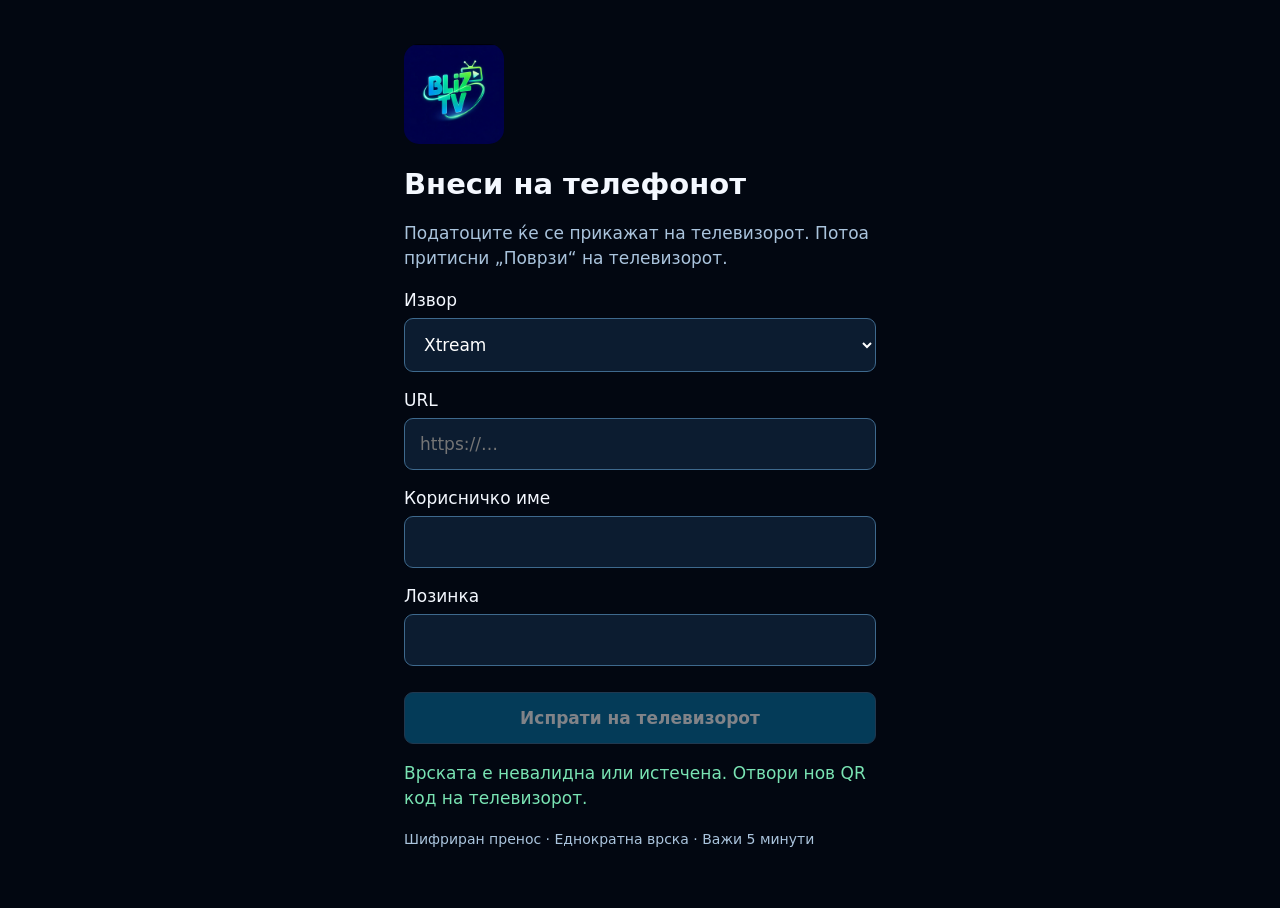
<file: pair.html>
<!doctype html><html lang="mk"><head><meta charset="utf-8"><meta name="viewport" content="width=device-width,initial-scale=1"><meta name="referrer" content="no-referrer"><meta http-equiv="Content-Security-Policy" content="default-src 'self'; connect-src https://noyvamodeyshwnpssvpf.supabase.co; script-src 'self'; style-src 'self'; img-src 'self'; form-action 'none'; base-uri 'none'; object-src 'none'"><title>BLiZ TV · Phone setup</title><link rel="stylesheet" href="pair-phone.css"></head><body><main><img src="pair-logo.jpg" alt="BLiZ TV"><h1 id="title">Внеси на телефонот</h1><p id="intro">Податоците ќе се прикажат на телевизорот. Потоа притисни „Поврзи“ на телевизорот.</p><form id="phoneForm" autocomplete="off" novalidate><label><span id="typeLabel">Извор</span><select id="type"><option value="xtream">Xtream</option><option value="m3u">M3U</option><option value="direct">Video URL</option></select></label><label>URL<input id="url" type="url" required placeholder="https://…" autocomplete="off" autocapitalize="none" spellcheck="false"></label><div id="credentials"><label><span id="userLabel">Корисничко име</span><input id="user" autocomplete="off" autocapitalize="none" spellcheck="false"></label><label><span id="passwordLabel">Лозинка</span><input id="password" type="password" autocomplete="off"></label></div><button id="send" type="submit">Испрати на телевизорот</button></form><p id="status" role="status" aria-live="polite"></p><p id="privacy">Шифриран пренос · Еднократна врска · Важи 5 минути</p></main><script src="pair-nacl.js"></script><script src="pair-codec.js"></script><script src="pair-config.js"></script><script src="pair-phone.js"></script></body></html>
</file>
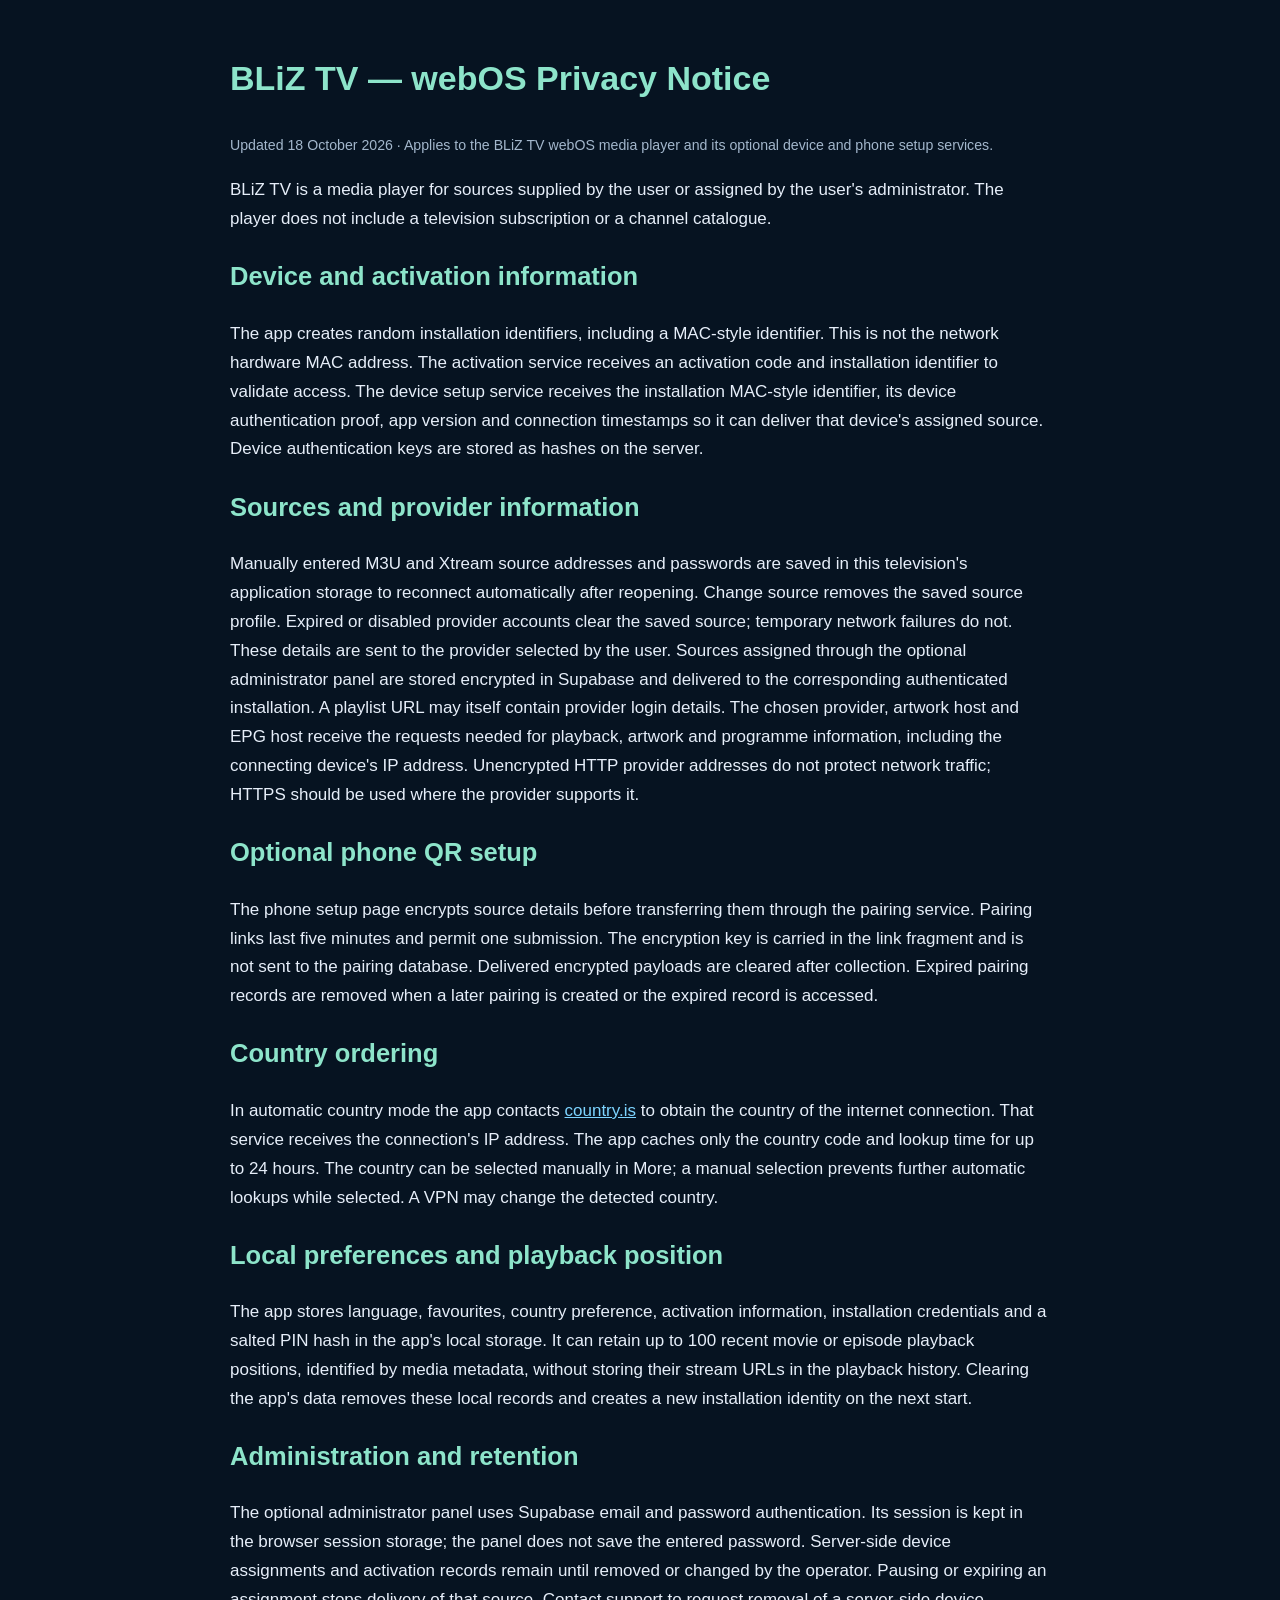
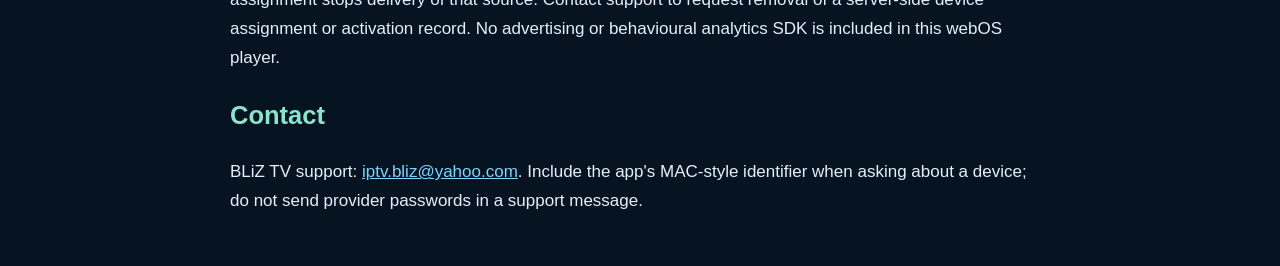
<file: privacy-webos.html>
<!doctype html><html lang="en"><head><meta charset="utf-8"><meta name="viewport" content="width=device-width,initial-scale=1"><title>BLiZ TV — webOS Privacy Notice</title><style>body{max-width:820px;margin:50px auto;padding:0 24px;background:#061321;color:#e6eef9;font:17px/1.7 Arial,sans-serif}h1,h2{color:#8de4ca}a{color:#7dd4ff}small{color:#a3b7cc}</style></head><body><h1>BLiZ TV — webOS Privacy Notice</h1><small>Updated 18 October 2026 · Applies to the BLiZ TV webOS media player and its optional device and phone setup services.</small>
<p>BLiZ TV is a media player for sources supplied by the user or assigned by the user's administrator. The player does not include a television subscription or a channel catalogue.</p>
<h2>Device and activation information</h2><p>The app creates random installation identifiers, including a MAC-style identifier. This is not the network hardware MAC address. The activation service receives an activation code and installation identifier to validate access. The device setup service receives the installation MAC-style identifier, its device authentication proof, app version and connection timestamps so it can deliver that device's assigned source. Device authentication keys are stored as hashes on the server.</p>
<h2>Sources and provider information</h2><p>Manually entered M3U and Xtream source addresses and passwords are saved in this television's application storage to reconnect automatically after reopening. Change source removes the saved source profile. Expired or disabled provider accounts clear the saved source; temporary network failures do not. These details are sent to the provider selected by the user. Sources assigned through the optional administrator panel are stored encrypted in Supabase and delivered to the corresponding authenticated installation. A playlist URL may itself contain provider login details. The chosen provider, artwork host and EPG host receive the requests needed for playback, artwork and programme information, including the connecting device's IP address. Unencrypted HTTP provider addresses do not protect network traffic; HTTPS should be used where the provider supports it.</p>
<h2>Optional phone QR setup</h2><p>The phone setup page encrypts source details before transferring them through the pairing service. Pairing links last five minutes and permit one submission. The encryption key is carried in the link fragment and is not sent to the pairing database. Delivered encrypted payloads are cleared after collection. Expired pairing records are removed when a later pairing is created or the expired record is accessed.</p>
<h2>Country ordering</h2><p>In automatic country mode the app contacts <a href="https://country.is/">country.is</a> to obtain the country of the internet connection. That service receives the connection's IP address. The app caches only the country code and lookup time for up to 24 hours. The country can be selected manually in More; a manual selection prevents further automatic lookups while selected. A VPN may change the detected country.</p>
<h2>Local preferences and playback position</h2><p>The app stores language, favourites, country preference, activation information, installation credentials and a salted PIN hash in the app's local storage. It can retain up to 100 recent movie or episode playback positions, identified by media metadata, without storing their stream URLs in the playback history. Clearing the app's data removes these local records and creates a new installation identity on the next start.</p>
<h2>Administration and retention</h2><p>The optional administrator panel uses Supabase email and password authentication. Its session is kept in the browser session storage; the panel does not save the entered password. Server-side device assignments and activation records remain until removed or changed by the operator. Pausing or expiring an assignment stops delivery of that source. Contact support to request removal of a server-side device assignment or activation record. No advertising or behavioural analytics SDK is included in this webOS player.</p>
<h2>Contact</h2><p>BLiZ TV support: <a href="mailto:iptv.bliz@yahoo.com">iptv.bliz@yahoo.com</a>. Include the app's MAC-style identifier when asking about a device; do not send provider passwords in a support message.</p></body></html>
</file>
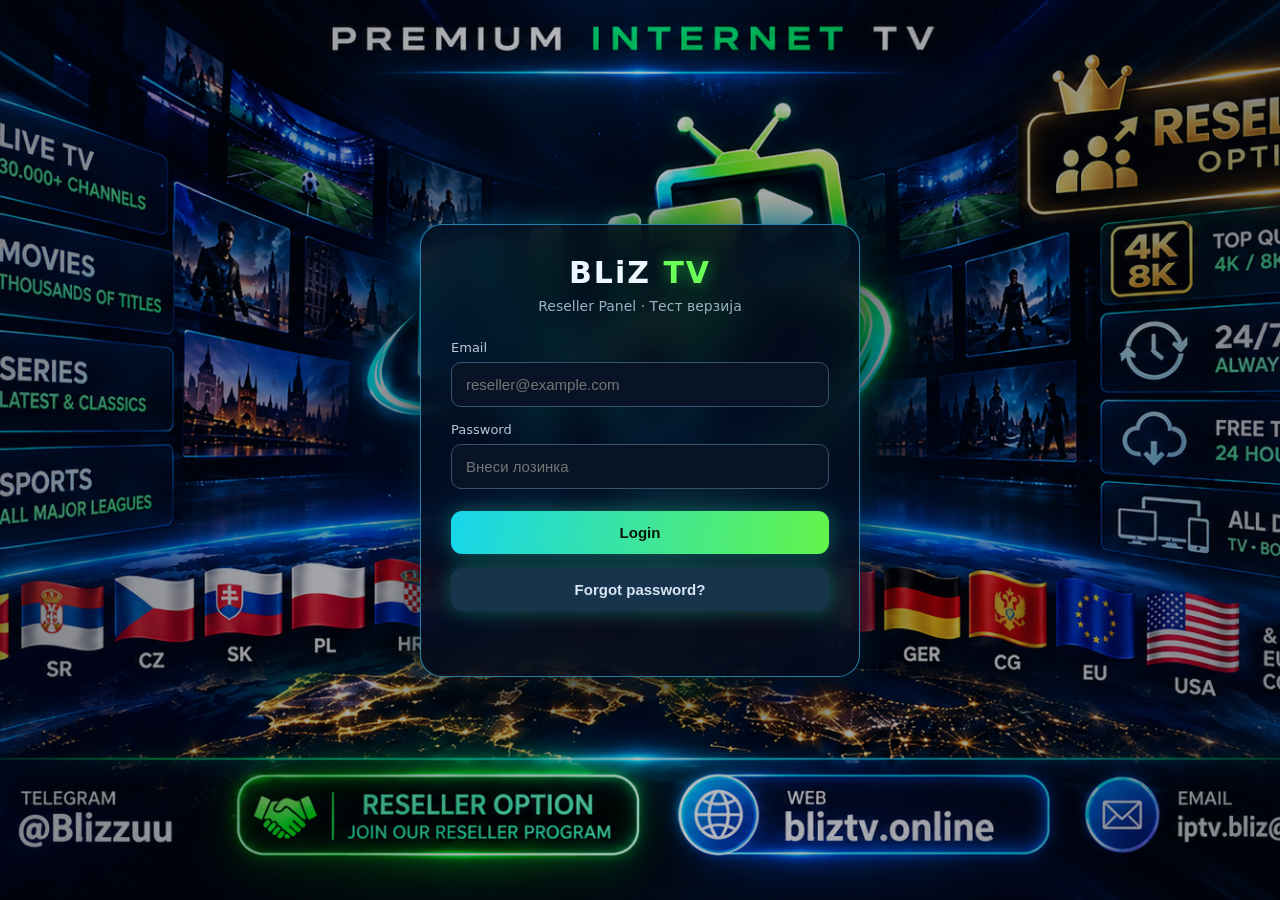
<file: reseller-test.html>
<!DOCTYPE html>
<html lang="mk">
<head>
<meta charset="UTF-8" />
<meta name="viewport" content="width=device-width,initial-scale=1" />
<title>BLiZ TV | Reseller Test</title>
<style>
:root{color-scheme:dark}*{box-sizing:border-box}body{margin:0;min-height:100vh;background:linear-gradient(90deg,rgba(1,6,18,.48),rgba(1,8,20,.25),rgba(1,6,18,.48)),url("bliztv-reseller-bg.png") center center / cover no-repeat fixed #030710;color:#eef6ff;font-family:system-ui,Arial,sans-serif;display:grid;place-items:center;padding:22px}.panel{width:min(440px,100%);background:rgba(3,12,29,.86);backdrop-filter:blur(18px);-webkit-backdrop-filter:blur(18px);border:1px solid rgba(57,198,255,.6);border-radius:22px;padding:30px;box-shadow:0 20px 75px #000c,0 0 28px #00bfff38}.brand{text-align:center;font-size:30px;font-weight:900;letter-spacing:2px}.brand span{color:#6cff57;text-shadow:0 0 15px #32ff5a88}.sub{text-align:center;color:#9ab0c4;font-size:14px;margin:8px 0 26px}label{display:block;font-size:13px;color:#b8c9da;margin:15px 0 7px}input{width:100%;padding:13px 14px;background:#081426;border:1px solid #35536d;border-radius:10px;color:#fff;font-size:15px}button{width:100%;margin-top:22px;padding:13px;border:0;border-radius:11px;background:linear-gradient(100deg,#17d6ed,#63f44a);color:#071608;box-shadow:0 0 20px #24edb455;font-weight:800;font-size:15px;cursor:pointer}button:disabled{opacity:.6;cursor:wait}.secondary{background:#17344c;color:#d7e7f5;margin-top:14px}.error{color:#ffb3b3}.success{color:#95ef9b}.notice{margin-top:17px;font-size:13px;min-height:18px;overflow-wrap:anywhere}.hide{display:none}.balance{font-size:52px;color:#7eff65;font-weight:850;margin:6px 0}.small{color:#a9bfd0;font-size:13px}.name{font-size:19px;font-weight:700}.generated-code{margin-top:12px;padding:14px;background:#081426;border:1px solid #4b9e85;border-radius:10px;overflow-wrap:anywhere;font-family:monospace;font-size:15px;color:#9dffa1}.chip{display:inline-block;background:#1a3e34;color:#a8f8a5;padding:6px 10px;border-radius:20px;font-size:12px;margin-top:10px}
@media(max-width:650px){body{background-attachment:scroll;background-position:center center;padding:14px}.panel{padding:24px 20px;background:rgba(3,12,29,.92)}}
</style>
</head>
<body>
<main class="panel">
  <div class="brand">BLiZ <span>TV</span></div>
  <div class="sub">Reseller Panel · Тест верзија</div>
  <section id="loginSection">
    <form id="loginForm">
      <label for="email">Email</label>
      <input id="email" type="email" autocomplete="username" required placeholder="reseller@example.com" />
      <label for="password">Password</label>
      <input id="password" type="password" autocomplete="current-password" required placeholder="Внеси лозинка" />
      <button id="loginButton" type="submit">Login</button>
    </form>
    <button id="forgotButton" class="secondary" type="button">Forgot password?</button>
  </section>
  <section id="forgotSection" class="hide">
    <form id="forgotForm">
      <label for="recoveryEmail">Email за ресетирање</label>
      <input id="recoveryEmail" type="email" required autocomplete="email" placeholder="reseller@example.com" />
      <button id="sendRecoveryButton" type="submit">Испрати линк</button>
    </form>
    <button id="backButton" class="secondary" type="button">Назад на Login</button>
  </section>
  <section id="resetSection" class="hide">
    <form id="resetForm">
      <label for="newPassword">Нова лозинка (најмалку 8 знаци)</label>
      <input id="newPassword" type="password" required minlength="8" autocomplete="new-password" />
      <label for="confirmPassword">Повтори ја новата лозинка</label>
      <input id="confirmPassword" type="password" required minlength="8" autocomplete="new-password" />
      <button id="savePasswordButton" type="submit">Зачувај нова лозинка</button>
    </form>
  </section>
  <section id="dashboard" class="hide">
    <div class="name" id="resellerName"></div>
    <div class="chip">Активен реселер</div>
    <p class="small">Достапни кредити</p>
    <div class="balance" id="credits">—</div>
    <p class="small">TEST: 20 бесплатни кодови дневно (потребен е баланс од најмалку 1 кредит) · YEARLY: 1 кредит · LIFETIME: 2 кредити</p>
    <p class="small">Еден TEST по уред. Нов TEST код нема да активира повторен тест на уред што веќе користел TEST. Рокот од 24 часа почнува при првата активација.</p>
    <p class="small" id="testRemaining">TEST денес: се проверува...</p>
    <button id="testButton" type="button">Generate TEST · 24H · Бесплатно</button>
    <button id="yearlyButton" type="button">Generate YEARLY · −1 Credit</button>
    <button id="lifetimeButton" type="button">Generate LIFETIME · −2 Credits</button>
    <div id="generatedArea" class="hide">
      <p class="small">Нов активациски код</p>
      <div id="generatedCode" class="generated-code"></div>
      <button id="copyButton" class="secondary" type="button">Copy Code</button>
    </div>
    
<button id="historyButton" class="secondary" type="button">
  My Activation Codes
</button>

<div id="historyArea" class="hide">
  <h3>My Activation Codes</h3>
  <div id="historyList"></div>
</div>

    <button id="refreshButton" class="secondary" type="button">Освежи кредити</button>
    <button id="logoutButton" class="secondary" type="button">Logout</button>
  </section>
  <div id="status" class="notice" role="status" aria-live="polite"></div>
</main>
<script type="module">
import { createClient } from 'https://esm.sh/@supabase/supabase-js@2';
const SUPABASE_URL = 'https://noyvamodeyshwnpssvpf.supabase.co';
const SUPABASE_PUBLISHABLE_KEY = 'sb_publishable_dyPJYKKpprqYXdjWnhl6wQ_bz9eVrwx';
const supabase = createClient(SUPABASE_URL, SUPABASE_PUBLISHABLE_KEY, {auth:{persistSession:true,autoRefreshToken:true,detectSessionInUrl:true}});
const $ = id => document.getElementById(id);
let accessToken = null;
function status(message, isError=false){$('status').textContent=message;$('status').className='notice '+(isError?'error':'success')}
function busy(on){for(const id of ['loginButton','refreshButton','testButton','yearlyButton','lifetimeButton'])$(id).disabled=on}
function showSection(id){for(const name of ['loginSection','forgotSection','resetSection','dashboard'])$(name).classList.toggle('hide',name!==id)}
function showLogin(){accessToken=null;showSection('loginSection');$('password').value='';$('generatedArea').classList.add('hide');$('generatedCode').textContent=''}
async function apiRequest(action, extra={}){
  const {data:{session},error}=await supabase.auth.getSession();
  if(error||!session)throw new Error('Сесијата е истечена. Најави се повторно.');
  accessToken=session.access_token;
  const response=await fetch(`${SUPABASE_URL}/functions/v1/bliztv-reseller-api`,{method:'POST',headers:{'Authorization':`Bearer ${accessToken}`,'apikey':SUPABASE_PUBLISHABLE_KEY,'Content-Type':'application/json'},body:JSON.stringify(action?{action,...extra}:{})});
  const data=await response.json().catch(()=>({}));
  if(!response.ok||!data.success)throw new Error(data.error||`API грешка (${response.status})`);
  return data;
}
async function loadDashboard(){
  if(!accessToken){showLogin();return}
  const data=await apiRequest();
  $('resellerName').textContent=data.reseller_name||'Reseller';
  $('credits').textContent=String(data.credits??0);
  showSection('dashboard');status('Успешно поврзување со BLiZ TV Reseller API.');
  try{await updateTestCounter()}catch{$('testRemaining').textContent='TEST лимит: не може да се вчита';}
}
$('loginForm').addEventListener('submit',async event=>{
  event.preventDefault();busy(true);status('Се проверува најавата...');
  try{
    const {data,error}=await supabase.auth.signInWithPassword({email:$('email').value.trim(),password:$('password').value});
    if(error||!data.session)throw new Error(error?.message||'Неуспешна најава');
    accessToken=data.session.access_token;
    await loadDashboard();
  }catch(err){await supabase.auth.signOut();showLogin();status(err.message||'Грешка при најава',true)}finally{busy(false)}
});
$('forgotButton').addEventListener('click',()=>{$('recoveryEmail').value=$('email').value;showSection('forgotSection');status('Внеси email за ресетирање.')});
$('backButton').addEventListener('click',()=>{showLogin();status('')});
$('forgotForm').addEventListener('submit',async event=>{
  event.preventDefault();$('sendRecoveryButton').disabled=true;status('Се испраќа линк...');
  try{
    const {error}=await supabase.auth.resetPasswordForEmail(
  $('recoveryEmail').value.trim(),
  {
    redirectTo: 'https://bliznak1988.github.io/Bliztv-website/reseller-test.html'
  }
);
    if(error)throw error;
    status('Ако постои корисник со овој email, ќе добие линк. Провери Inbox и Spam.');
  }catch(err){status(err.message||'Грешка при испраќање',true)}finally{$('sendRecoveryButton').disabled=false}
});
$('resetForm').addEventListener('submit',async event=>{
  event.preventDefault();
  if($('newPassword').value!==$('confirmPassword').value){status('Лозинките не се исти.',true);return}
  $('savePasswordButton').disabled=true;status('Се зачувува лозинката...');
  try{
    const {data:{session},error:sessionError}=await supabase.auth.getSession();
    if(sessionError||!session)throw new Error('Линкот е невалиден или истечен. Побарај нов линк.');
    const {error}=await supabase.auth.updateUser({password:$('newPassword').value});
    if(error)throw error;
    await supabase.auth.signOut();history.replaceState(null,'',location.pathname);showLogin();
    status('Лозинката е сменета. Најави се со новата лозинка.');
  }catch(err){status(err.message||'Грешка при промена',true)}finally{$('savePasswordButton').disabled=false}
});
const params=new URLSearchParams(location.search);
const linkType=params.get('type')||(location.hash.match(/(?:^|[&#])type=([^&]+)/)?.[1]??'');
const recoveryLink=linkType==='recovery'||linkType==='invite'||params.has('token_hash');
if(recoveryLink){
  showSection('resetSection');
status('Се проверува линкот за поставување лозинка...');
  (async()=>{
    try{
      const params=new URLSearchParams(location.search);
     if(params.has('token_hash')){
  const otpType = linkType === 'invite' ? 'invite' : 'recovery';

  const {error}=await supabase.auth.verifyOtp({
    token_hash:params.get('token_hash'),
    type:otpType
  });

  if(error)throw error;
}
      const {data:{session},error}=await supabase.auth.getSession();
      if(error||!session)throw new Error('Линкот е невалиден или истечен. Побарај нов линк.');
      status('Внеси ја новата лозинка.');
    }catch(err){status(err.message||'Неуспешна проверка на линкот',true)}
  })();
}
async function updateTestCounter(){
  const data=await apiRequest('list_codes');
  // The API currently returns only the latest 100 codes; this is an indicative counter.
  const today=new Date().toISOString().slice(0,10);
  const count=(data.codes||[]).filter(c=>c.code_type==='test' &&
    typeof c.created_at==='string' && c.created_at.slice(0,10)===today).length;
  $('testRemaining').textContent=`TEST денес: најмалку ${count}/20 (UTC)`;
}
async function generateTypedCode(type,cost){
  const labels={test:'TEST 24H',yearly:'YEARLY 365 дена',lifetime:'LIFETIME'};
  if(!confirm(`Генерирај ${labels[type]} код? ${cost===0?'Бесплатно':`Цена: ${cost} кредит(и)`}.`))return;
  busy(true);status('Се генерира код...');
  try{
    const data=await apiRequest('generate_typed_code',{code_type:type});
    if(typeof data.activation_code!=='string'||!data.activation_code)
      throw new Error('Нема код во одговорот. Провери ја историјата пред повторен обид.');
    $('generatedCode').textContent=data.activation_code;
    $('generatedArea').classList.remove('hide');
    if(data.credits!==null&&data.credits!==undefined)$('credits').textContent=String(data.credits);
    status(`${labels[type]} кодот е генериран. Копирај го или зачувај го.`);
    try{await updateTestCounter()}catch{}
  }catch(err){status((err.message||'Грешка')+' Провери ја историјата пред повторен обид.',true)}
  finally{busy(false)}
}
$('testButton').addEventListener('click',()=>generateTypedCode('test',0));
$('yearlyButton').addEventListener('click',()=>generateTypedCode('yearly',1));
$('lifetimeButton').addEventListener('click',()=>generateTypedCode('lifetime',2));

$('historyButton').addEventListener('click', async () => {
  const historyBtn = $('historyButton');
  const area = $('historyArea');
  const list = $('historyList');

  if (!area.classList.contains('hide')) {
    area.classList.add('hide');
    return;
  }

  historyBtn.disabled = true;
  list.textContent = 'Се вчитуваат кодовите...';
  area.classList.remove('hide');

  try {
    const data = await apiRequest('list_codes');
    list.replaceChildren();

    if (!Array.isArray(data.codes)) {
      throw new Error('Невалиден одговор од серверот.');
    }

    if (data.codes.length === 0) {
      list.textContent = 'Сè уште немаш генерирани кодови.';
      return;
    }

    for (const code of data.codes) {
      const item = document.createElement('div');
      item.style.cssText =
        'padding:12px;margin:10px 0;border:1px solid #31516a;border-radius:10px;overflow-wrap:anywhere;';

      const codeText = document.createElement('strong');
      codeText.textContent = code.activation_code;

      const details = document.createElement('p');
      details.className = 'small';

      const created = code.created_at
        ? new Date(code.created_at).toLocaleString('mk-MK')
        : '—';
      const activated = code.activated_at
        ? new Date(code.activated_at).toLocaleString('mk-MK')
        : '—';

      details.textContent =
        'Создаден: ' + created +
        ' | Тип: ' + (code.code_type||'lifetime').toUpperCase() +
         ' | Статус: ' + (code.is_used ? 'Активиран' : 'Неактивиран') +
        ' | Активиран на: ' + activated +
         ' | Истекува: ' + (code.expires_at ? new Date(code.expires_at).toLocaleString('mk-MK') : '—');

      item.append(codeText, details);
      list.appendChild(item);
    }
  } catch (err) {
    list.textContent = 'Грешка: ' + (err.message || 'Не може да се вчита историјата.');
  } finally {
    historyBtn.disabled = false;
  }
});

$('copyButton').addEventListener('click',async()=>{
  const code=$('generatedCode').textContent;
  try{await navigator.clipboard.writeText(code);status('Кодот е копиран.')}catch{status('Не може автоматски да се копира. Селектирај го кодот рачно.',true)}
});
$('refreshButton').addEventListener('click',async()=>{busy(true);try{await loadDashboard()}catch(err){status(err.message||'Грешка',true)}finally{busy(false)}});
$('logoutButton').addEventListener('click',async()=>{await supabase.auth.signOut();showLogin();status('Одјавен си.')});
</script>
</body>
</html>
</file>
<file: pair-phone.css>
*{box-sizing:border-box}body{margin:0;background:#020711;color:#f4f8ff;font:17px system-ui,sans-serif}main{max-width:520px;margin:20px auto;padding:24px}img{width:100px;height:100px;border-radius:15px}h1{font-size:29px}p{line-height:1.5;color:#aac4dd}label{display:block;margin:18px 0}input,select,button{width:100%;font:inherit;padding:15px;border-radius:9px;border:1px solid #3e698d;margin-top:8px;background:#0c1c30;color:white}button{background:#076f9f;font-weight:700;cursor:pointer}button:disabled{opacity:.5}input:focus,select:focus,button:focus{outline:3px solid #16b7ff}#status{color:#79e3b3}#privacy{font-size:14px}
</file>
